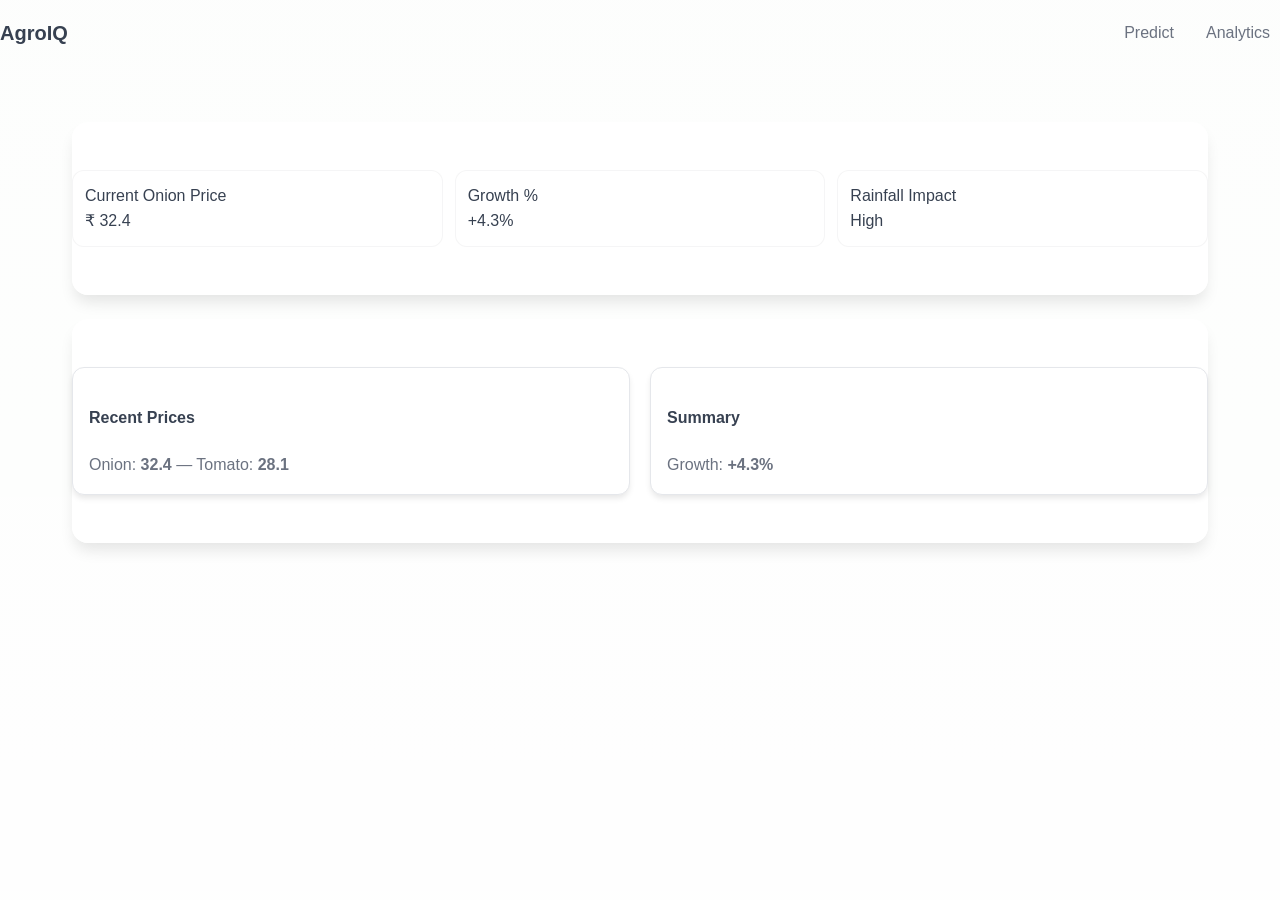
<file: templates/dashboard.html>
<!doctype html>
<html lang="en">
  <head>
    <meta charset="utf-8">
    <meta name="viewport" content="width=device-width,initial-scale=1">
    <title>Analytics — AgroIQ</title>
    <link rel="icon" type="image/svg+xml" href="/static/images/agri-predict-favicon.svg">
    <link rel="apple-touch-icon" href="/static/images/agri-predict-favicon.svg">
    <link href="https://fonts.googleapis.com/css2?family=Inter:wght@400;600;800&display=swap" rel="stylesheet">
    <link rel="stylesheet" href="/static/style.css">
  </head>
  <body>
    <header class="nav glass">
      <div class="nav-inner">
        <a class="brand" href="/">Agro<span class="brand-accent">IQ</span></a>
        <nav class="nav-links">
          <a href="/predict_ui">Predict</a>
          <a href="/dashboard">Analytics</a>
        </nav>
      </div>
    </header>

    <main class="dashboard container">
      <section class="kpis">
        <div class="kpi-card glass">
          <div class="kpi-label">Current Onion Price</div>
          <div class="kpi-value">₹ <span id="kpiOnion">32.4</span></div>
        </div>
        <div class="kpi-card glass">
          <div class="kpi-label">Growth %</div>
          <div class="kpi-value"><span id="kpiGrowth">+4.3</span>%</div>
        </div>
        <div class="kpi-card glass">
          <div class="kpi-label">Rainfall Impact</div>
          <div class="kpi-value">High</div>
        </div>
      </section>

      <section class="charts-grid">
        <div class="chart-card">
          <h4>Recent Prices</h4>
          <div class="chart-placeholder">Onion: <strong id="chartOnion">32.4</strong> — Tomato: <strong id="chartTomato">28.1</strong></div>
        </div>
        <div class="chart-card">
          <h4>Summary</h4>
          <div class="chart-placeholder">Growth: <strong id="chartGrowth">+4.3%</strong></div>
        </div>
      </section>
    </main>

    <script src="/static/script.js"></script>
  </body>
</html>
</file>
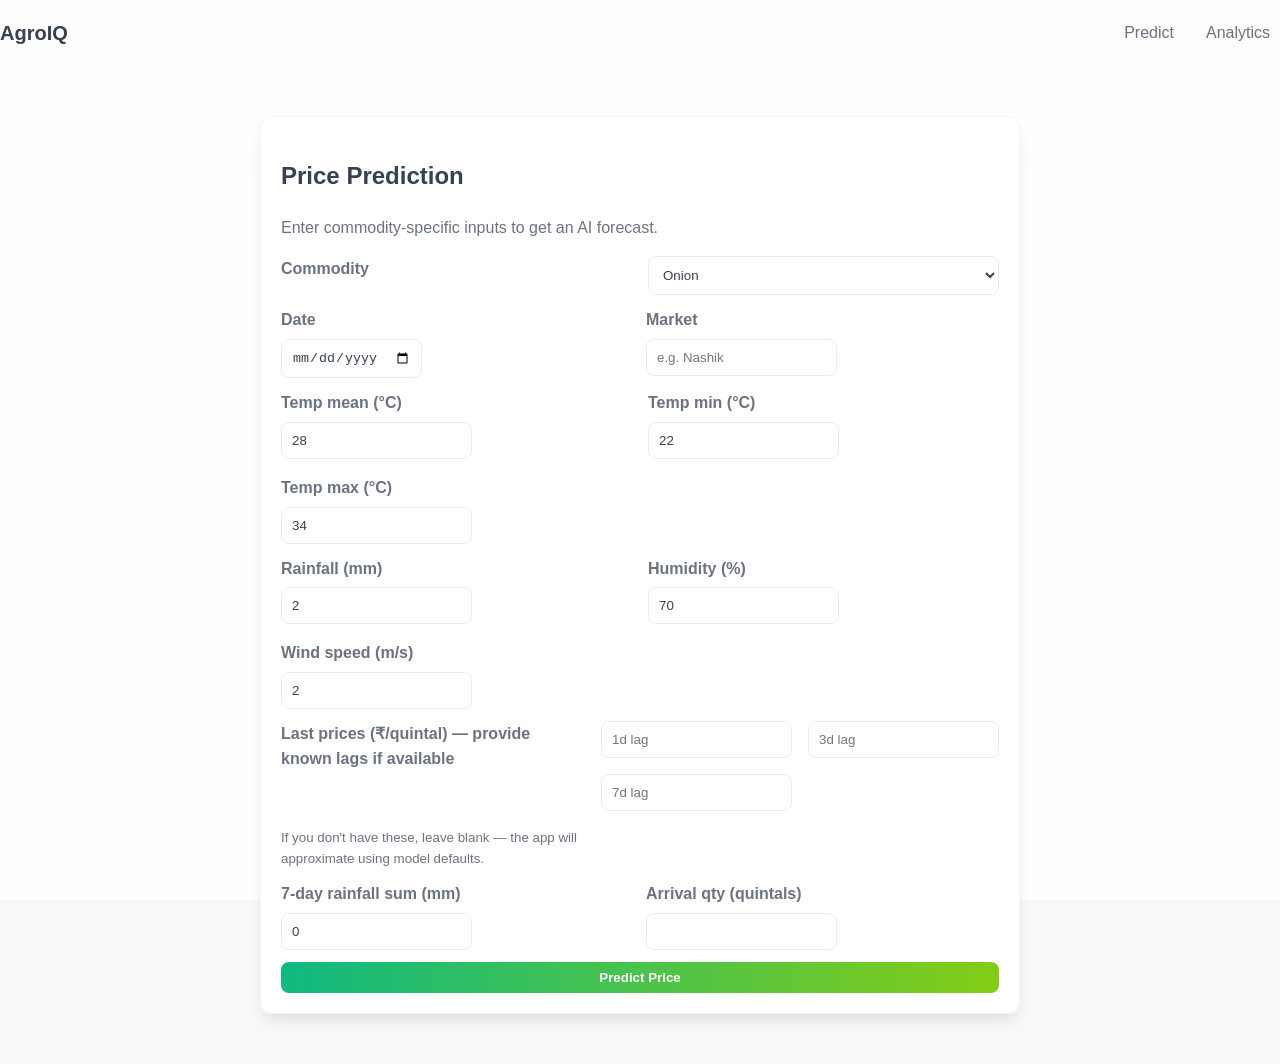
<file: templates/predict.html>
<!doctype html>
<html lang="en">
  <head>
    <meta charset="utf-8">
    <meta name="viewport" content="width=device-width,initial-scale=1">
    <title>Predict — AgroIQ</title>
    <link rel="icon" type="image/svg+xml" href="/static/images/agri-predict-favicon.svg">
    <link rel="apple-touch-icon" href="/static/images/agri-predict-favicon.svg">
    <link href="https://fonts.googleapis.com/css2?family=Inter:wght@400;600;800&display=swap" rel="stylesheet">
    <link rel="stylesheet" href="/static/style.css">
  </head>
  <body>
    <header class="nav glass">
      <div class="nav-inner">
        <a class="brand" href="/">Agro<span class="brand-accent">IQ</span></a>
        <nav class="nav-links">
          <a href="/predict_ui">Predict</a>
          <a href="/dashboard">Analytics</a>
        </nav>
      </div>
    </header>

    <main class="predict-page container">
      <section class="predict-panel glass">
        <h2>Price Prediction</h2>
        <p class="muted">Enter commodity-specific inputs to get an AI forecast.</p>
        <form id="predictionForm" class="predict-form">
          <div class="form-row">
            <label>Commodity</label>
            <select name="commodity">
              <option>Onion</option>
              <option>Tomato</option>
            </select>
          </div>
          <div class="form-row two">
            <div>
              <label>Date</label>
              <input name="Date" type="date" value="">
            </div>
            <div>
              <label>Market</label>
              <input name="Market Name" type="text" placeholder="e.g. Nashik">
            </div>
          </div>
          <div class="form-row three">
            <div>
              <label>Temp mean (°C)</label>
              <input name="temp_mean" type="number" step="0.1" value="28">
            </div>
            <div>
              <label>Temp min (°C)</label>
              <input name="temp_min" type="number" step="0.1" value="22">
            </div>
            <div>
              <label>Temp max (°C)</label>
              <input name="temp_max" type="number" step="0.1" value="34">
            </div>
          </div>
          <div class="form-row three">
            <div>
              <label>Rainfall (mm)</label>
              <input name="rainfall_mm" type="number" step="0.1" value="2">
            </div>
            <div>
              <label>Humidity (%)</label>
              <input name="humidity" type="number" step="0.1" value="70">
            </div>
            <div>
              <label>Wind speed (m/s)</label>
              <input name="wind_speed" type="number" step="0.1" value="2">
            </div>
          </div>
          <div class="form-row">
            <label>Last prices (₹/quintal) — provide known lags if available</label>
            <div class="form-row three">
              <div><input name="price_lag_1d" type="number" step="0.1" placeholder="1d lag"></div>
              <div><input name="price_lag_3d" type="number" step="0.1" placeholder="3d lag"></div>
              <div><input name="price_lag_7d" type="number" step="0.1" placeholder="7d lag"></div>
            </div>
            <small class="muted">If you don't have these, leave blank — the app will approximate using model defaults.</small>
          </div>
          <div class="form-row two">
            <div>
              <label>7-day rainfall sum (mm)</label>
              <input name="rainfall_mm_7d_sum" type="number" step="0.1" value="0">
            </div>
            <div>
              <label>Arrival qty (quintals)</label>
              <input name="arrival_qty" type="number" step="0.1" value="">
            </div>
          </div>
          <button class="btn btn-primary" type="submit">Predict Price</button>
        </form>

        <div id="result" class="result-container hidden">
          <div class="result-card">
            <div class="result-header">
              <h3 id="resultCommodity">—</h3>
              <div class="confidence">Confidence: <span id="resultConfidence">—</span>%</div>
            </div>
            <div class="price-display">
              <div class="price-value"><span class="currency">₹</span><div id="resultPrice">--</div><div class="unit">/kg</div></div>
            </div>
            <div class="metric-row">
              <div class="metric">MAE: <span id="resultMAE">—</span></div>
              <div class="metric">R²: <span id="resultR2">—</span></div>
            </div>
            <div id="aiInsights" class="ai-insights muted">AI Insight: <span id="insightText">—</span></div>
          </div>
        </div>
      </section>
    </main>

    <script src="/static/script.js"></script>
  </body>
</html>
</file>
<file: static/style.css>
/* Lightweight clean stylesheet - light theme, responsive, no overlapping */
:root{
  --bg:#f7faf7;
  --card:#ffffff;
  --muted:#6b7280;
  --text:#0f172a;
  --accent:#16a34a;
  --accent-2:#84cc16;
  --radius:12px;
  --container:1100px;
}

*{box-sizing:border-box}
html,body{height:100%;margin:0;font-family:Inter,system-ui,Segoe UI,Roboto,Arial;background:var(--bg);color:var(--text);-webkit-font-smoothing:antialiased}
.container{max-width:var(--container);margin:0 auto;padding:24px}

/* Nav */
.nav{background:transparent;padding:12px 0}
.nav-inner{display:flex;align-items:center;justify-content:space-between}
.brand{font-weight:800;color:var(--text);text-decoration:none;font-size:1.25rem}
.nav-links{display:flex;gap:12px;align-items:center}
.nav-links a{color:var(--muted);text-decoration:none;padding:8px 10px;border-radius:8px}
.nav-links a:hover{color:var(--text);background:rgba(22,163,74,0.06)}
.btn{padding:8px 12px;border-radius:8px;border:0;cursor:pointer}
.btn-primary{background:linear-gradient(90deg,var(--accent),var(--accent-2));color:white;font-weight:700}

/* Hero */
.hero{display:flex;flex-wrap:wrap;gap:20px;align-items:center;padding:36px 0}
.hero-left{flex:1;min-width:280px}
.hero-title{font-size:2.25rem;line-height:1.05;margin:0 0 12px}
.hero-lead{color:var(--muted);margin:0 0 18px}
.hero-ctas{display:flex;gap:12px}

.hero-right{flex:0 0 300px;min-width:240px}
.price-cards{display:flex;flex-direction:column;gap:12px}
.price-card{background:var(--card);padding:14px;border-radius:12px;box-shadow:0 6px 20px rgba(15,23,42,0.06);border:1px solid rgba(15,23,42,0.04)}
.price-label{font-weight:700;color:var(--muted);font-size:0.95rem}
.price-value{font-size:1.5rem;font-weight:800;margin-top:6px}

/* Sections */
.section{margin:18px 0;padding:18px;border-radius:12px}
.container-grid{display:grid;grid-template-columns:repeat(auto-fit,minmax(220px,1fr));gap:12px}
.feature-card{background:var(--card);padding:16px;border-radius:12px;border:1px solid rgba(15,23,42,0.04)}

/* Predict page */
.predict-page .predict-panel{max-width:760px;margin:18px auto;padding:20px;background:var(--card);border-radius:12px;border:1px solid rgba(15,23,42,0.04)}
.predict-form{display:flex;flex-direction:column;gap:12px}
.form-row label{display:block;color:var(--muted);margin-bottom:6px;font-weight:600}
.form-row input,.form-row select{padding:10px;border-radius:8px;border:1px solid #e6eef0;background:transparent;color:var(--text)}
.form-row.two{display:grid;grid-template-columns:1fr 1fr;gap:12px}
.btn-primary.full{width:100%;padding:12px;border-radius:10px}

.result-container{margin-top:12px;display:none}
.result-card{background:var(--card);padding:16px;border-radius:12px;border:1px solid rgba(15,23,42,0.04)}
.result-header{display:flex;justify-content:space-between;align-items:center}
.price-display{display:flex;align-items:baseline;gap:8px}
#resultPrice{font-size:2rem;font-weight:800}

/* Dashboard */
.dashboard .kpis{display:flex;flex-wrap:wrap;gap:12px}
.kpi-card{flex:1;min-width:180px;background:var(--card);padding:12px;border-radius:12px;border:1px solid rgba(15,23,42,0.04)}
.charts-grid{display:grid;grid-template-columns:1fr;gap:12px}
.chart-card{background:var(--card);padding:12px;border-radius:12px;border:1px solid rgba(15,23,42,0.04)}

.chart-placeholder{color:var(--muted)}

/* Footer */
.footer{padding:18px 0;text-align:center;color:var(--muted);margin-top:18px}

/* Utilities */
.muted{color:var(--muted)}
.hidden{display:none}

/* Responsive */
@media (max-width:800px){
  .hero{padding:18px 0}
  .hero-right{flex:1}
  .form-row.two{grid-template-columns:1fr}
}

/* Ensure no overlapping text */
*{word-break:break-word}


/* End of file - cleaned duplicate content */
```// filepath: e:\Price Predictor\static\style.css
* {
    margin: 0;
    padding: 0;
    box-sizing: border-box;
}

:root {
    --primary: #2d5016;
    --primary-light: #3d6b1f;
    --secondary: #f59e0b;
    --accent: #10b981;
    --danger: #ef4444;
    --dark: #1f2937;
    --light: #f9fafb;
    --border: #e5e7eb;
    --text: #374151;
    --shadow-sm: 0 1px 2px 0 rgba(0, 0, 0, 0.05);
    --shadow-md: 0 4px 6px -1px rgba(0, 0, 0, 0.1);
    --shadow-lg: 0 10px 15px -3px rgba(0, 0, 0, 0.1);
    --shadow-xl: 0 20px 25px -5px rgba(0, 0, 0, 0.1);
}

html { scroll-behavior: smooth; }

body {
    font-family: 'Segoe UI', Tahoma, Geneva, Verdana, sans-serif;
    color: var(--text);
    line-height: 1.6;
    overflow-x: hidden;
    background: linear-gradient(180deg, rgba(255,255,255,0.7), rgba(255,255,255,0.9));
}

#backgroundCanvas {
    position: fixed;
    top: 0;
    left: 0;
    width: 100%;
    height: 100%;
    z-index: -1;
}

/* Navbar */
.navbar {
    background: rgba(45, 80, 22, 0.95);
    backdrop-filter: blur(6px);
    padding: 1rem 0;
    position: sticky;
    top: 0;
    z-index: 1000;
    box-shadow: var(--shadow-md);
}

.navbar-container {
    max-width: 1200px;
    margin: 0 auto;
    padding: 0 2rem;
    display: flex;
    justify-content: space-between;
    align-items: center;
}

.navbar-logo {
    display: flex;
    align-items: center;
    gap: 0.75rem;
    font-size: 1.4rem;
    font-weight: 700;
    color: white;
}

.logo-icon { font-size: 1.8rem; }

.logo-text {
    background: linear-gradient(135deg, #10b981, #f59e0b);
    -webkit-background-clip: text;
    -webkit-text-fill-color: transparent;
}

.nav-menu { display: flex; list-style: none; gap: 1.5rem; }

.nav-link {
    color: #d1d5db;
    text-decoration: none;
    transition: all 0.3s ease;
    font-weight: 500;
}

.nav-link:hover { color: var(--secondary); }

/* Hero */
.hero {
    height: 80vh;
    display: flex;
    align-items: center;
    justify-content: center;
    text-align: left;
    color: white;
    position: relative;
    padding: 3rem 2rem;
    overflow: hidden;
}

.hero-content { z-index: 10; max-width: 60%; }

.hero-title {
    font-size: 3.2rem;
    font-weight: 800;
    margin-bottom: 0.75rem;
    text-shadow: 2px 2px 6px rgba(0,0,0,0.25);
}

.hero-subtitle { font-size: 1.2rem; margin-bottom: 1.5rem; opacity: 0.95; }

.btn-hero {
    padding: 0.9rem 2rem;
    background: var(--secondary);
    color: white;
    border: none;
    border-radius: 50px;
    font-size: 1rem;
    font-weight: 600;
    cursor: pointer;
    transition: all 0.25s ease;
    box-shadow: var(--shadow-lg);
}

.btn-hero:hover { transform: translateY(-3px); box-shadow: var(--shadow-xl); }

.hero-photo {
    position: absolute;
    right: 4%;
    bottom: 6%;
    width: 420px;
    max-width: 38%;
    border-radius: 20px;
    overflow: hidden;
    box-shadow: 0 20px 60px rgba(0,0,0,0.35);
    transform: translateY(5%);
    z-index: 9;
}

.hero-photo img {
    width: 100%;
    height: 100%;
    display: block;
    object-fit: cover;
}

/* Container & Sections */
.container {
    max-width: 1200px;
    margin: 0 auto;
    padding: 2rem;
}

section {
    padding: 3rem 0;
    background: rgba(255, 255, 255, 0.98);
    margin: 1.5rem 0;
    border-radius: 16px;
    box-shadow: var(--shadow-lg);
}

/* Section header */
.section-header { text-align: center; margin-bottom: 2rem; }
.section-header h2 { font-size: 2rem; color: var(--primary); margin-bottom: 0.25rem; }
.section-header p { color: #6b7280; }

/* Predictor */
.predictor-wrapper {
    display: grid;
    grid-template-columns: 1fr 1fr;
    gap: 2rem;
    align-items: start;
}

.form-container {
    background: linear-gradient(135deg, #ffffff 0%, #f8faf8 100%);
    padding: 1.75rem;
    border-radius: 12px;
    box-shadow: var(--shadow-md);
    border: 1px solid var(--border);
}

.form-group { margin-bottom: 1.25rem; }

.form-group label {
    display: block;
    margin-bottom: 0.5rem;
    font-weight: 600;
    color: var(--primary);
    font-size: 0.95rem;
}

.form-group input,
.form-group select {
    width: 100%;
    padding: 0.75rem 1rem;
    border: 2px solid var(--border);
    border-radius: 8px;
    font-size: 1rem;
    background: white;
}

.form-group input:focus,
.form-group select:focus {
    outline: none;
    border-color: var(--primary);
    box-shadow: 0 0 0 3px rgba(45,80,22,0.08);
}

.input-hint { display:block; font-size:0.8rem; color:#9ca3af; margin-top:0.25rem; }

.form-section-title {
    font-size: 0.95rem;
    font-weight: 700;
    color: var(--primary);
    margin: 1.5rem 0 1rem;
    padding-bottom: 0.5rem;
    border-bottom: 2px solid rgba(245,158,11,0.15);
}

.form-row { display:grid; grid-template-columns: 1fr 1fr; gap: 1rem; }

.commodity-selector { display:flex; gap:0.75rem; }
.commodity-option input { display:none; }
.commodity-label {
    display:block;
    padding:0.9rem;
    background: white;
    border:2px solid var(--border);
    border-radius:10px;
    text-align:center;
    cursor:pointer;
    transition:all 0.2s ease;
    font-weight:700;
}
.commodity-option input:checked + .commodity-label {
    background:var(--primary);
    color:white;
    border-color:var(--primary);
}

.btn-predict {
    width:100%;
    padding:0.9rem;
    background: linear-gradient(135deg,var(--primary) 0%,var(--primary-light) 100%);
    color:white;
    border:none;
    border-radius:10px;
    font-size:1.05rem;
    font-weight:700;
    cursor:pointer;
    margin-top:1rem;
    box-shadow: var(--shadow-lg);
    display:flex;
    align-items:center;
    justify-content:center;
    gap:0.5rem;
}

.btn-predict:hover { transform: translateY(-3px); }

/* Weather summary */
.weather-summary { margin-top:1rem; background:#ffffff; border-radius:10px; padding:10px; border:1px solid #eef6ee; }
.weather-cards { display:flex; gap:10px; flex-wrap:wrap; }
.weather-card { display:flex; gap:8px; align-items:center; padding:8px 10px; background:white; border-radius:8px; border:1px solid #eef6ee; min-width:110px; box-shadow:0 4px 10px rgba(16,185,129,0.03); }
.weather-card img { width:36px; height:36px; }
.weather-card .muted { font-size:0.8rem; color:#6b7280; }

/* Results */
.results-panel { min-height:420px; display:flex; flex-direction:column; justify-content:center; }

.loading-spinner { text-align:center; }
.loading-spinner.hidden { display:none; }
.spinner { width:48px; height:48px; border:4px solid var(--border); border-top-color:var(--primary); border-radius:50%; animation:spin 1s linear infinite; margin:0 auto 1rem; }
@keyframes spin { to{ transform:rotate(360deg); } }

.result-container { animation:slideInUp 0.45s ease-out; }
.result-container.hidden { display:none; }
@keyframes slideInUp { from{ opacity:0; transform:translateY(20px); } to{ opacity:1; transform:translateY(0); } }

.result-card { background:linear-gradient(135deg,#ffffff 0%,#f9fafb 100%); border:2px solid var(--secondary); border-radius:12px; padding:1.5rem; box-shadow:var(--shadow-xl); }
.result-card.premium { background: linear-gradient(135deg,#fef3c7 0%,#fef9e7 100%); border-color:var(--secondary); }

.result-header { display:flex; justify-content:space-between; align-items:center; margin-bottom:1rem; padding-bottom:0.75rem; border-bottom:1px solid rgba(245,158,11,0.12); }
.result-header h3 { color:var(--primary); font-size:1.2rem; }
.commodity-badge { background:var(--primary); color:white; padding:0.4rem 0.9rem; border-radius:20px; font-weight:700; }

.price-display { margin:1rem 0; text-align:center; }
.price-value { display:flex; align-items:baseline; justify-content:center; gap:0.5rem; }
.currency { font-size:1.6rem; font-weight:700; color:var(--secondary); }
#resultPrice { font-size:2.6rem; font-weight:800; color:var(--primary); }
.unit { font-size:1rem; color:#6b7280; }

.metrics-grid { display:grid; grid-template-columns:repeat(3,1fr); gap:1rem; margin:1rem 0; }
.metric-item { background:white; padding:1rem; border-radius:8px; text-align:center; border:1px solid var(--border); }
.metric-label { display:block; color:#6b7280; font-size:0.85rem; margin-bottom:0.25rem; }
.metric-value { font-size:1.1rem; font-weight:800; color:var(--primary); }

.confidence-meter { margin-top:1rem; background:white; padding:1rem; border-radius:8px; }
.confidence-bar { height:8px; background:var(--border); border-radius:8px; overflow:hidden; margin-bottom:0.5rem; }
.confidence-fill { height:100%; background:linear-gradient(90deg,var(--accent),var(--secondary)); width:0%; transition:width 0.5s ease; }
.confidence-text { font-size:0.9rem; color:#6b7280; }

/* Error */
.error-container { background:#fee2e2; border:2px solid var(--danger); border-radius:12px; padding:1rem; text-align:center; }
.error-container.hidden { display:none; }
.error-icon { font-size:2rem; margin-bottom:0.5rem; }
.error-message { color:var(--danger); font-weight:700; }

/* Analytics */
.charts-grid { display:grid; grid-template-columns:repeat(auto-fit,minmax(500px,1fr)); gap:1.25rem; }
.chart-card { background:white; border:1px solid var(--border); border-radius:12px; padding:1rem; box-shadow:var(--shadow-md); transition:all 0.2s ease; }
.chart-card:hover { box-shadow:var(--shadow-lg); transform:translateY(-4px); }
.chart-header { display:flex; justify-content:space-between; align-items:center; margin-bottom:0.75rem; padding-bottom:0.75rem; border-bottom:1px solid var(--border); }
.chart-period { background:var(--primary); color:white; padding:0.2rem 0.6rem; border-radius:12px; font-weight:700; font-size:0.8rem; }

/* Status */
.status-grid { display:grid; grid-template-columns:repeat(auto-fit,minmax(320px,1fr)); gap:1rem; }
.status-card { background:white; border:1px solid var(--border); border-radius:12px; padding:1rem; text-align:center; box-shadow:var(--shadow-md); }
.status-card.full-width { grid-column:1/-1; text-align:left; }
.status-icon { font-size:2rem; margin-bottom:0.5rem; }
.status-badge.trained { background:#dcfce7; color:var(--accent); padding:0.4rem 0.9rem; border-radius:20px; font-weight:700; }

/* Footer */
.footer { background:var(--primary); color:white; text-align:center; padding:1.5rem 0; margin-top:2rem; border-radius:8px; }
.footer-links { display:flex; justify-content:center; gap:1rem; margin-top:0.75rem; }

/* Utilities */
.hidden { display:none !important; }

/* Responsive */
@media (max-width: 900px) {
    .hero-photo { display:none; }
    .predictor-wrapper { grid-template-columns: 1fr; }
    .form-row { grid-template-columns: 1fr; }
    .metrics-grid { grid-template-columns: 1fr; }
    .charts-grid { grid-template-columns: 1fr; }
}
</file>
